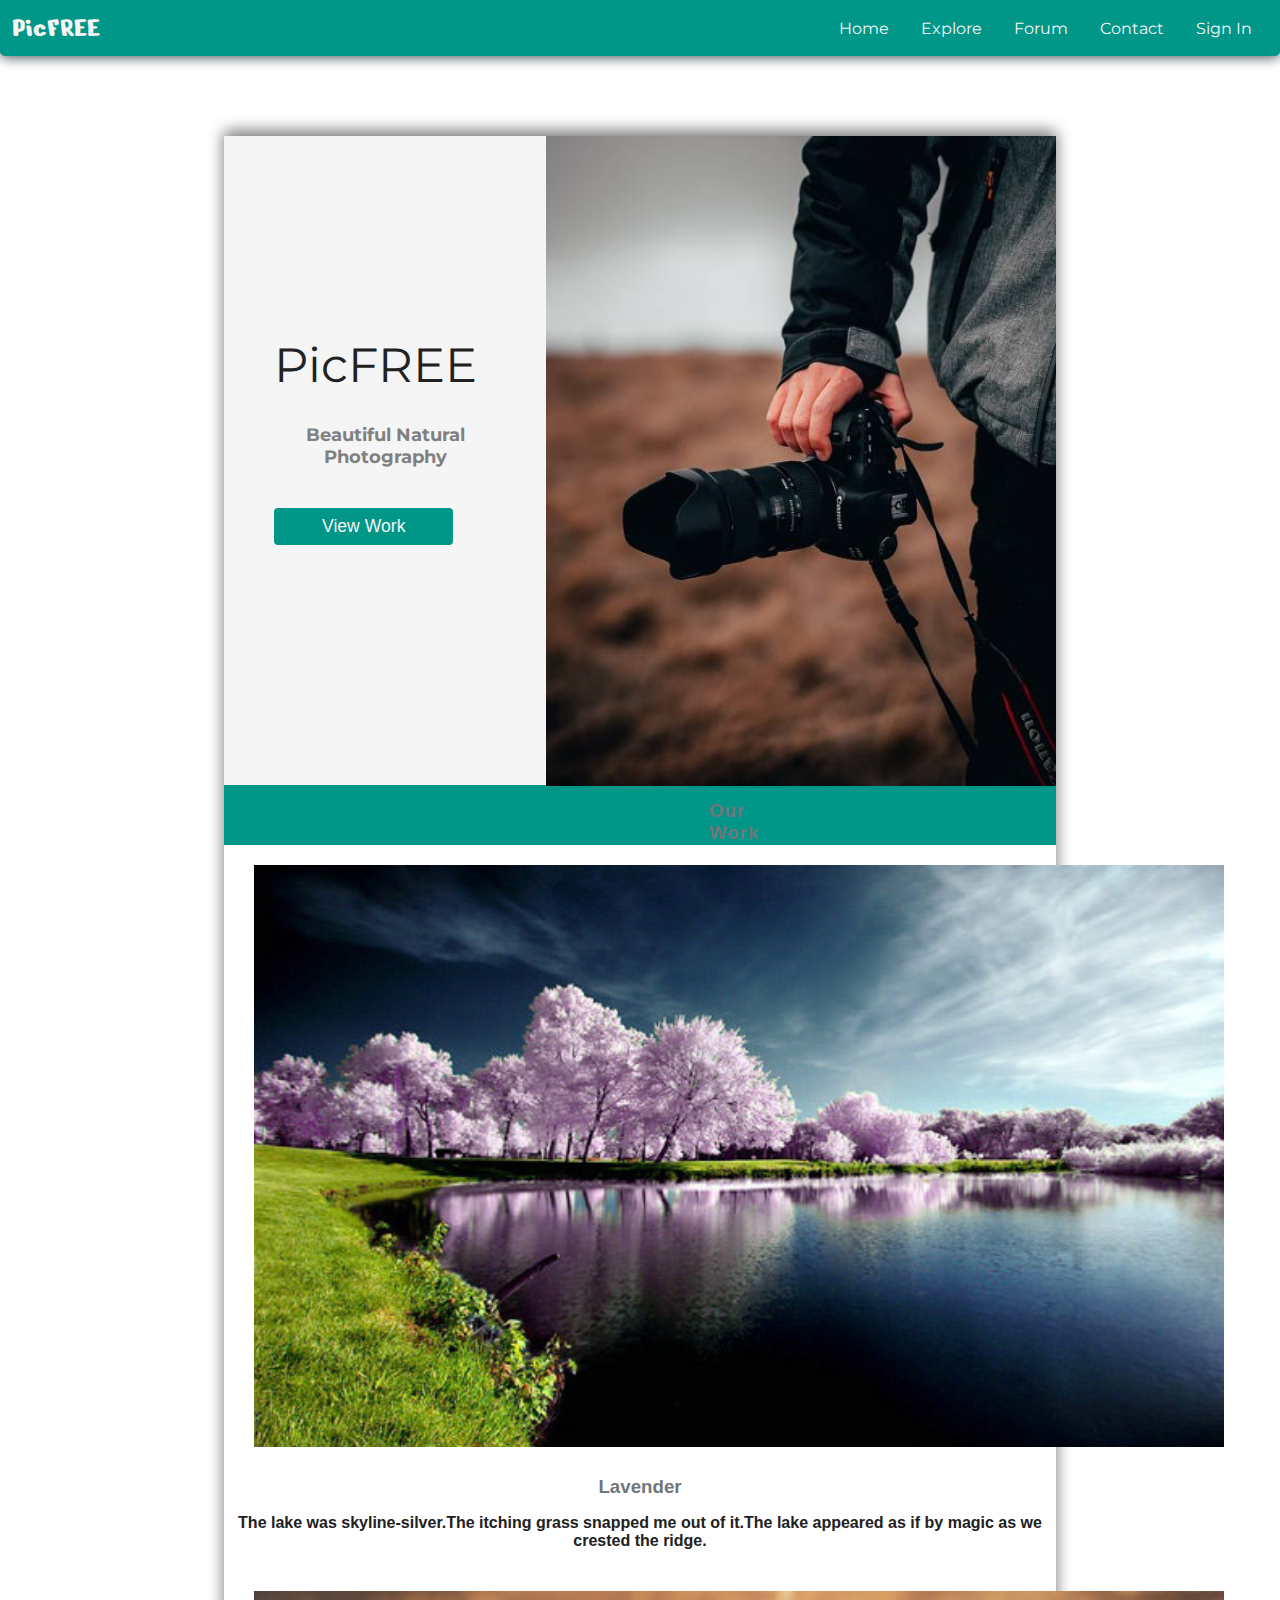
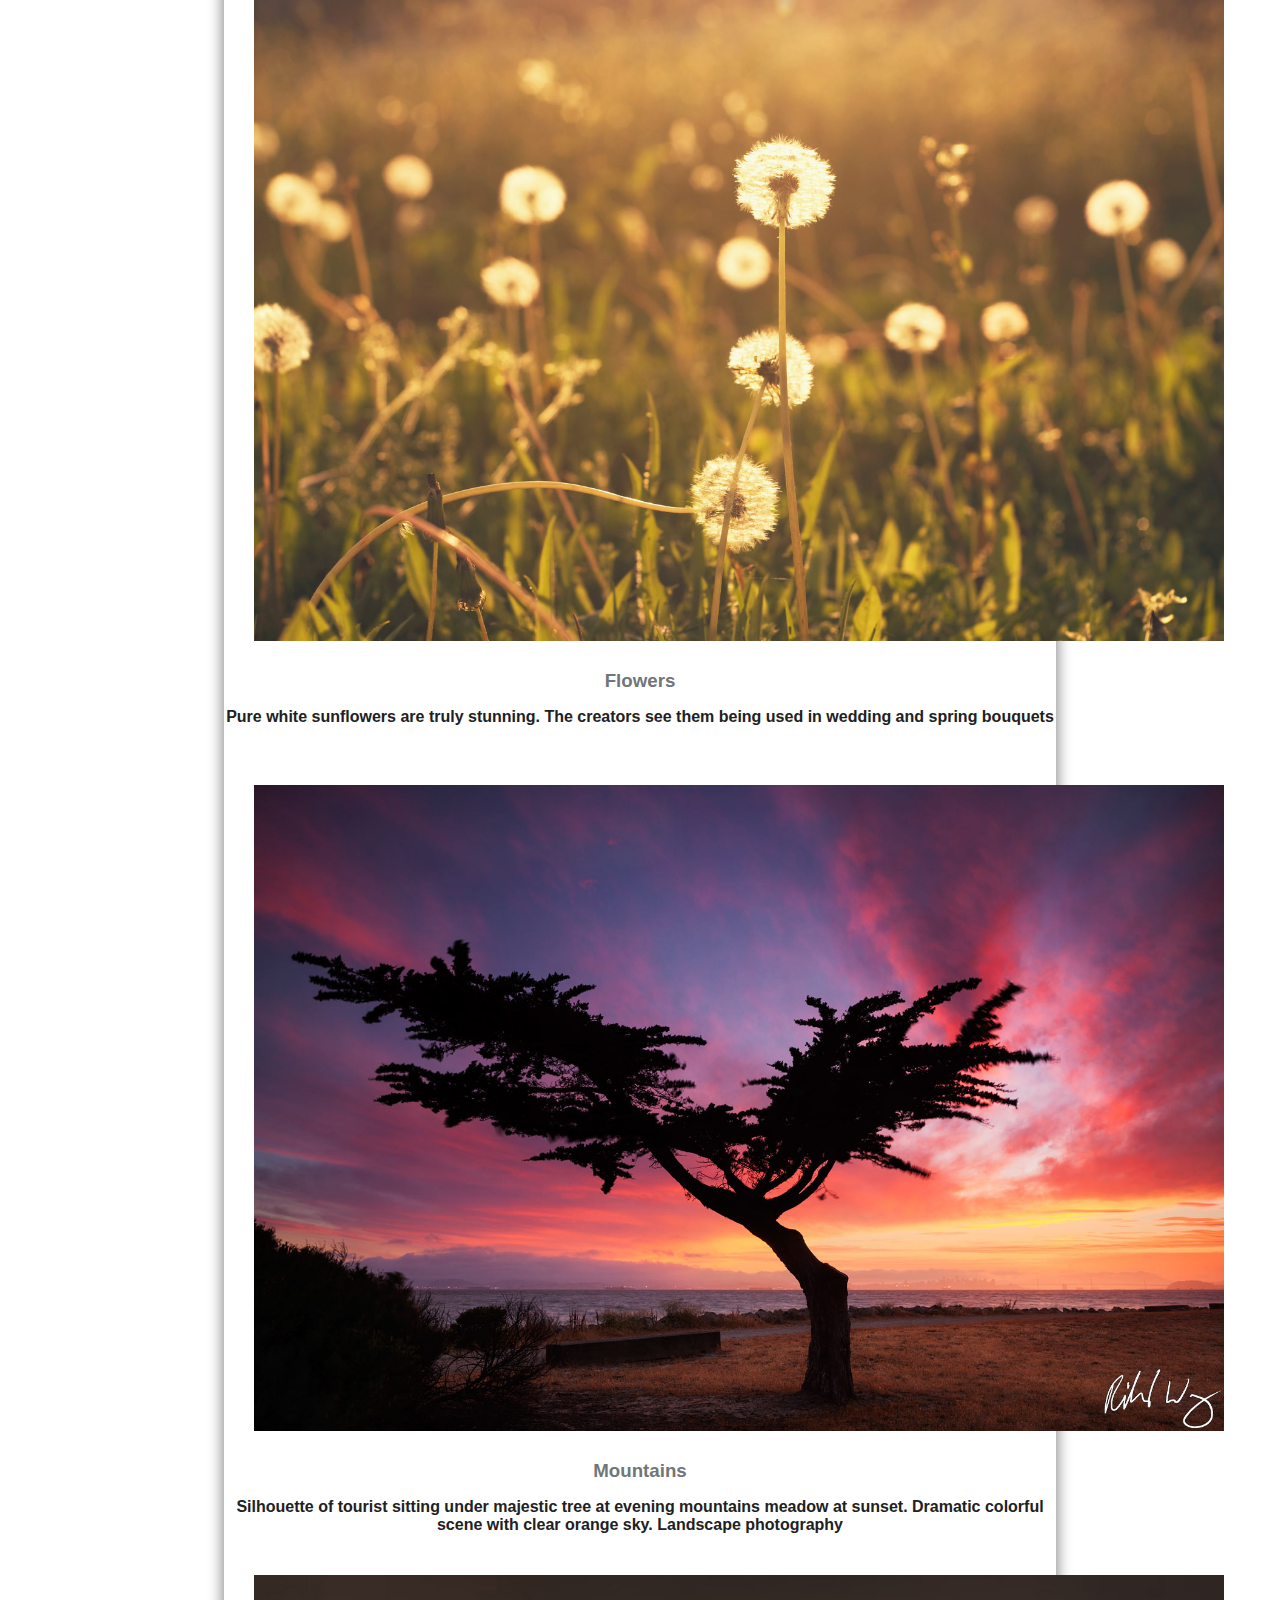
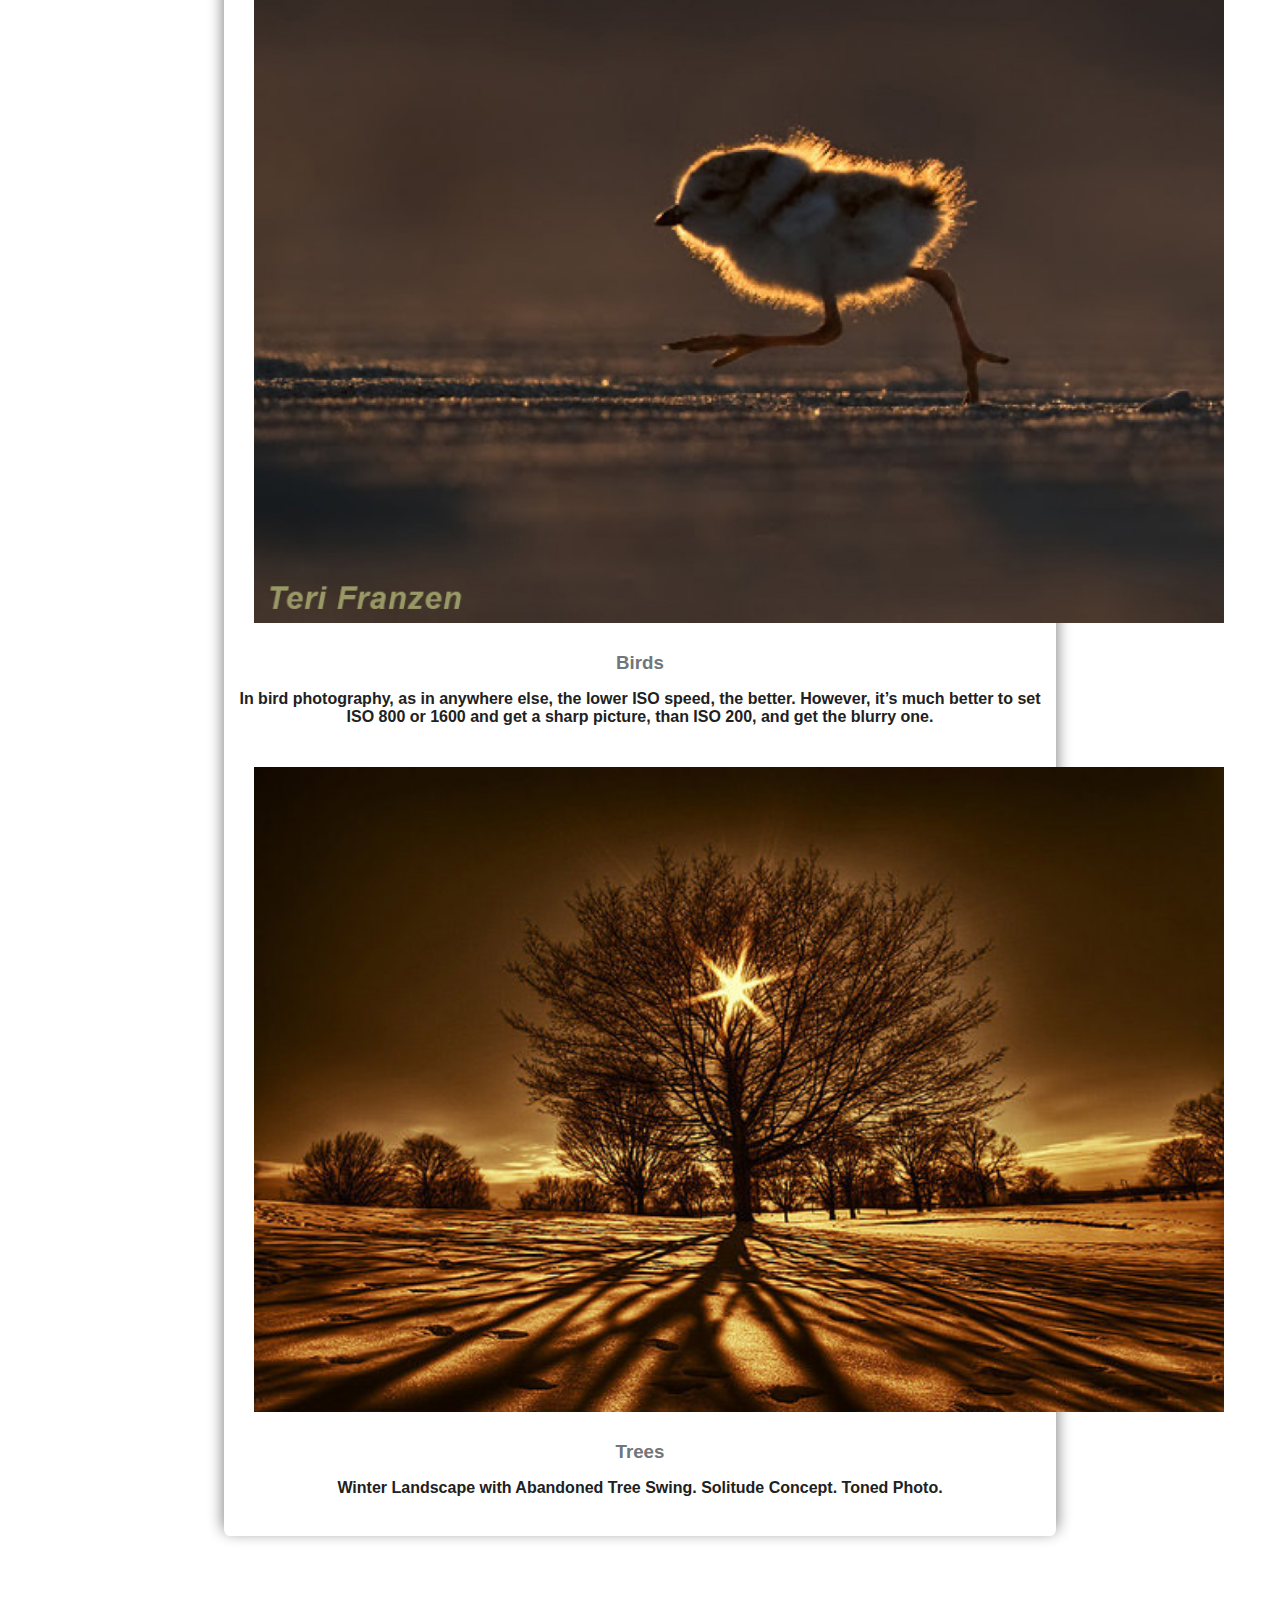
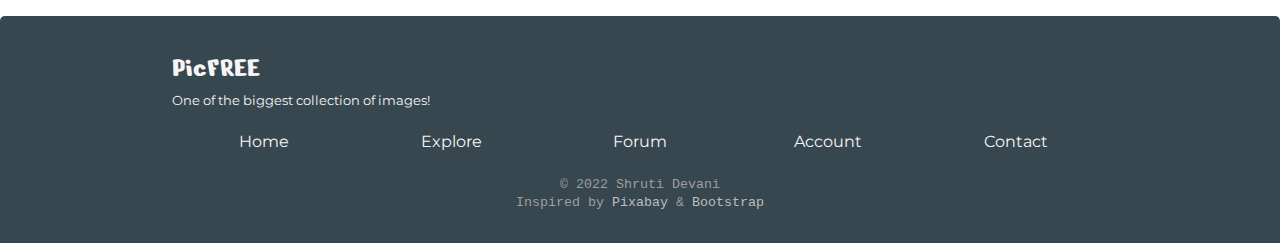
<file: index.html>
<!--
CREATED BY: Shruti Devani
VERSION: 0.1
-->
<!DOCTYPE html>
<html lang="en">
<head>
  <meta charset="UTF-8">
  <title>Home - PicFree</title>
  <link rel="preconnect" href="https://fonts.googleapis.com">
  <link rel="preconnect" href="https://fonts.gstatic.com" crossorigin>
  <link href="https://fonts.googleapis.com/css2?family=Montserrat:wght@200;300;400;500;600;700;800;900&display=swap"
        rel="stylesheet">
  <link rel="stylesheet" href="./css/main.css">
</head>
<body>
<!--Navigation Bar-->
<nav class="navBar bg-primary shadow">
  <div class="container-fluid">
    <a href="index.html" class="brand-name">
      <span class="text-capitalize">pic</span><span class="text-uppercase">free</span></a>
    <div class="nav-links-list-container">
      <ul class="nav-links-list m-0 p-0">
        <li class="nav-list-item">
          <a href="index.html" class="nav-link">Home</a>
        </li>
        <li class="nav-list-item">
          <a href="explore.html" class="nav-link">Explore</a>
        </li>
        <li class="nav-list-item">
          <a href="forum.html" class="nav-link">Forum</a>
        </li>
        <li class="nav-list-item">
          <a href="contact.html" class="nav-link">Contact</a>
        </li>
        <li class="nav-list-item">
          <a href="account.html" class="nav-link">Sign In</a>
        </li>
      </ul>
    </div>
  </div>
</nav>
<!--Main Content-->
<main>
  <div class="py-6">
    <div class="wrapper">
      <!-- first photo code -->
      <div class="landing">
        <div class="landing-text">
          <p class="fs-5 m-0 p-0">
            <span class="text-capitalize">pic</span><span class="text-uppercase">free</span>
          </p>
          <h2>Beautiful Natural Photography</h2>
          <button class="btn btn-primary">View Work</button>
        </div>
        <div class="img1">
          <img src="images/camera.jpg" alt="">
        </div>
      </div>
      <!-- end here -->

      <!-- our work  -->
      <div id="header1">
        <h3>Our Work</h3>
      </div>

      <!-- photo1 -->
      <div class="photo">
        <img src="images/lake.jpg" alt="">
      </div>
      <!-- photo1 des -->
      <div class="text1">
        <h3>Lavender</h3>
        <p>The lake was skyline-silver.The itching grass snapped me out of it.The lake appeared as if by magic as we
          crested the ridge.</p>
      </div>


      <!-- photo2 -->
      <div class="photo">
        <img src="images/flower.jpg" alt="">
      </div>
      <!-- photo2 des -->
      <div class="text1">
        <h3>Flowers</h3>
        <p>Pure white sunflowers are truly stunning. The creators see them being used in wedding and spring bouquets</p>
      </div>

      <!-- photo3 -->
      <div class="photo">
        <img src="images/tree.jpg" alt="">
      </div>
      <!-- photo3 des -->
      <div class="text1">
        <h3>Mountains</h3>
        <p>Silhouette of tourist sitting under majestic tree at evening mountains meadow at sunset. Dramatic colorful
          scene with clear orange sky. Landscape photography</p>
      </div>

      <!-- photo4 -->
      <div class="photo">
        <img src="images/bird.jpg" alt="">
      </div>
      <!-- photo4 des -->
      <div class="text1">
        <h3>Birds</h3>
        <p>In bird photography, as in anywhere else, the lower ISO speed, the better. However, it’s much better to set
          ISO
          800 or 1600 and get a sharp picture, than ISO 200, and get the blurry one.

        </p>
      </div>

      <!-- photo5 -->
      <div class="photo">
        <img src="images/sunset_tree.jpg" alt="">
      </div>
      <!-- photo5 des -->
      <div class="text1">
        <h3>Trees</h3>
        <p>Winter Landscape with Abandoned Tree Swing. Solitude Concept. Toned Photo.</p>
      </div>

    </div>
  </div>
</main>
<!--Footer Content-->
<footer class="page-footer bg-dark">
  <div class="container">
    <div class="row gap-1 mb-5">
      <a href="index.html" class="brand-name col">
        <span class="text-capitalize">pic</span><span class="text-uppercase">free</span></a>
      <small class="col">One of the biggest collection of images!</small>
    </div>
    <div class="text-center mb-5">
      <ul class="footer-links-list m-0 p-0">
        <li><a href="index.html" class="link-light">Home</a></li>
        <li><a href="explore.html" class="link-light">Explore</a></li>
        <li><a href="forum.html" class="link-light">Forum</a></li>
        <li><a href="account.html" class="link-light">Account</a></li>
        <li><a href="contact.html" class="link-light">Contact</a></li>
      </ul>
    </div>
    <div class="text-center text-faded">
      <small>&copy; 2022 Shruti Devani</small>
    </div>
    <div class="text-center text-faded">
      <small>Inspired by
        <a href="https://pixabay.com/" target="_blank" class="link-credits" referrerpolicy="no-referrer">Pixabay</a> &
        <a href="https://getbootstrap.com/" target="_blank" class="link-credits"
           referrerpolicy="no-referrer">Bootstrap</a>
      </small>
    </div>
  </div>
</footer>
</body>
</html>
</file>
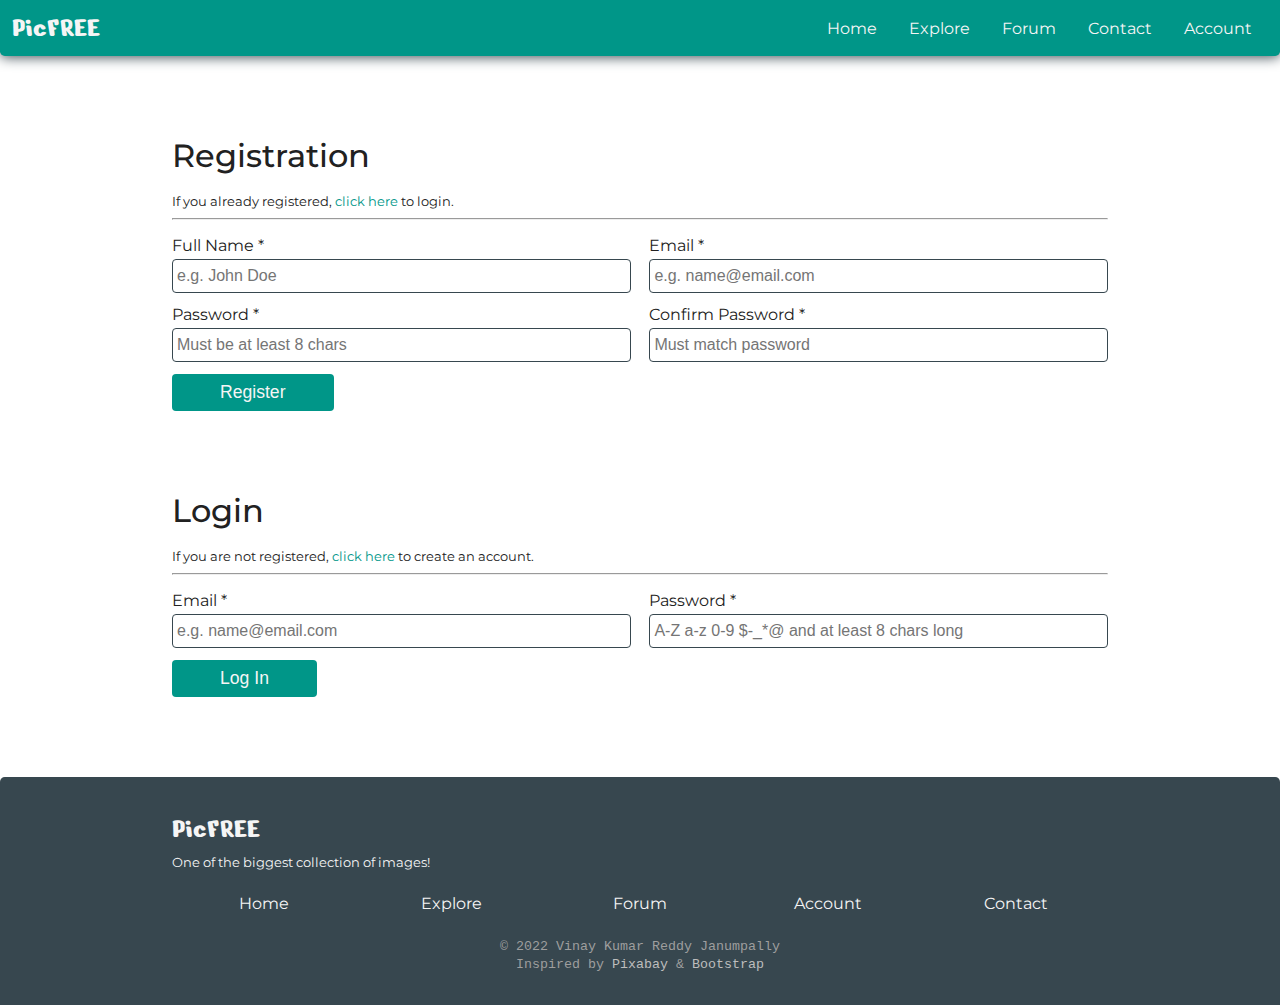
<file: account.html>
<!--
CREATED BY: Vinay Kumar Reddy Janumpally
VERSION: 0.2
-->
<!DOCTYPE html>
<html lang="en">
<head>
  <meta charset="UTF-8">
  <title>Account - PicFree</title>
  <link rel="preconnect" href="https://fonts.googleapis.com">
  <link rel="preconnect" href="https://fonts.gstatic.com" crossorigin>
  <link href="https://fonts.googleapis.com/css2?family=Montserrat:wght@200;300;400;500;600;700;800;900&display=swap"
        rel="stylesheet">
  <link rel="stylesheet" href="./css/main.css">
</head>
<body>
<!--Navigation Bar-->
<nav class="navBar bg-primary shadow">
  <div class="container-fluid">
    <a href="index.html" class="brand-name">
      <span class="text-capitalize">pic</span><span class="text-uppercase">free</span></a>
    <div class="nav-links-list-container">
      <ul class="nav-links-list m-0 p-0">
        <li class="nav-list-item">
          <a href="index.html" class="nav-link">Home</a>
        </li>
        <li class="nav-list-item">
          <a href="explore.html" class="nav-link">Explore</a>
        </li>
        <li class="nav-list-item">
          <a href="forum.html" class="nav-link">Forum</a>
        </li>
        <li class="nav-list-item">
          <a href="contact.html" class="nav-link">Contact</a>
        </li>
        <li class="nav-list-item">
          <a href="account.html" class="nav-link">Account</a>
        </li>
      </ul>
    </div>
  </div>
</nav>
<!--Main Content-->
<main>
  <div class="container my-6" id="registartion">
    <h1 class="pageTittleHeading mb-4">Registration</h1>
    <small>If you already registered, <a href="#login" class="link-primary">click here</a> to login.</small>
    <hr class="mb-4">
    <!--Add Content Here-->
    <div class="mb-6 contactFormContainer">
      <form action="contact.html" method="post" class="row">
        <div class="mb-3 col col-lg">
          <label for="clientName" class="form-label">Full Name *</label>
          <input type="text" name="clientName" id="clientName" class="form-control" pattern="[A-Za-z0-9]+"
                 placeholder="e.g. John Doe" required>
        </div>
        <div class="mb-3 col col-lg">
          <label for="clientEmail" class="form-label">Email *</label>
          <input type="email" name="clientEmail" id="clientEmail" class="form-control" placeholder="e.g. name@email.com"
                 required>
        </div>
        <div class="mb-3 col col-lg">
          <label for="clientPassword" class="form-label">Password *</label>
          <input type="password" name="clientSubject" id="clientPassword" class="form-control"
                 placeholder="Must be at least 8 chars" required>
        </div>
        <div class="mb-3 col col-lg">
          <label for="clientRepeatPass" class="form-label">Confirm Password *</label>
          <input type="text" name="clientRepeatPass" id="clientRepeatPass" class="form-control"
                 placeholder="Must match password" required>
        </div>
        <div class="w-100">
          <button type="submit" class="btn btn-primary">Register</button>
        </div>
      </form>
    </div>
  </div>
  <div class="container my-6" id="login">
    <h1 class="pageTittleHeading mb-4">Login</h1>
    <small>If you are not registered, <a href="#registartion" class="link-primary">click here</a> to create an account.</small>
    <hr class="mb-4">
    <div class="mb-6 contactFormContainer">
      <form action="index.html" method="post" class="row">
        <div class="mb-3 col col-lg">
          <label for="emailAddr" class="form-label">Email *</label>
          <input type="email" name="emailAddr" id="emailAddr" class="form-control" placeholder="e.g. name@email.com"
                 required>
        </div>
        <div class="mb-3 col col-lg">
          <label for="passWord" class="form-label">Password *</label>
          <input type="password" name="passWord" id="passWord" class="form-control"
                 pattern="[A-Za-z0-9\$\-\_\*\@]{8,}" placeholder="A-Z a-z 0-9 $-_*@ and at least 8 chars long" required>
        </div>
        <div class="w-100">
          <button type="submit" class="btn btn-primary">Log In</button>
        </div>
      </form>
    </div>
  </div>
</main>
<!--Footer Content-->
<footer class="page-footer bg-dark">
  <div class="container">
    <div class="row gap-1 mb-5">
      <a href="index.html" class="brand-name col">
        <span class="text-capitalize">pic</span><span class="text-uppercase">free</span></a>
      <small class="col">One of the biggest collection of images!</small>
    </div>
    <div class="text-center mb-5">
      <ul class="footer-links-list m-0 p-0">
        <li><a href="index.html" class="link-light">Home</a></li>
        <li><a href="explore.html" class="link-light">Explore</a></li>
        <li><a href="forum.html" class="link-light">Forum</a></li>
        <li><a href="account.html" class="link-light">Account</a></li>
        <li><a href="contact.html" class="link-light">Contact</a></li>
      </ul>
    </div>
    <div class="text-center text-faded">
      <small>&copy; 2022 Vinay Kumar Reddy Janumpally</small>
    </div>
    <div class="text-center text-faded">
      <small>Inspired by
        <a href="https://pixabay.com/" target="_blank" class="link-credits" referrerpolicy="no-referrer">Pixabay</a> &
        <a href="https://getbootstrap.com/" target="_blank" class="link-credits"
           referrerpolicy="no-referrer">Bootstrap</a>
      </small>
    </div>
  </div>
</footer>
</body>
</html>
</file>
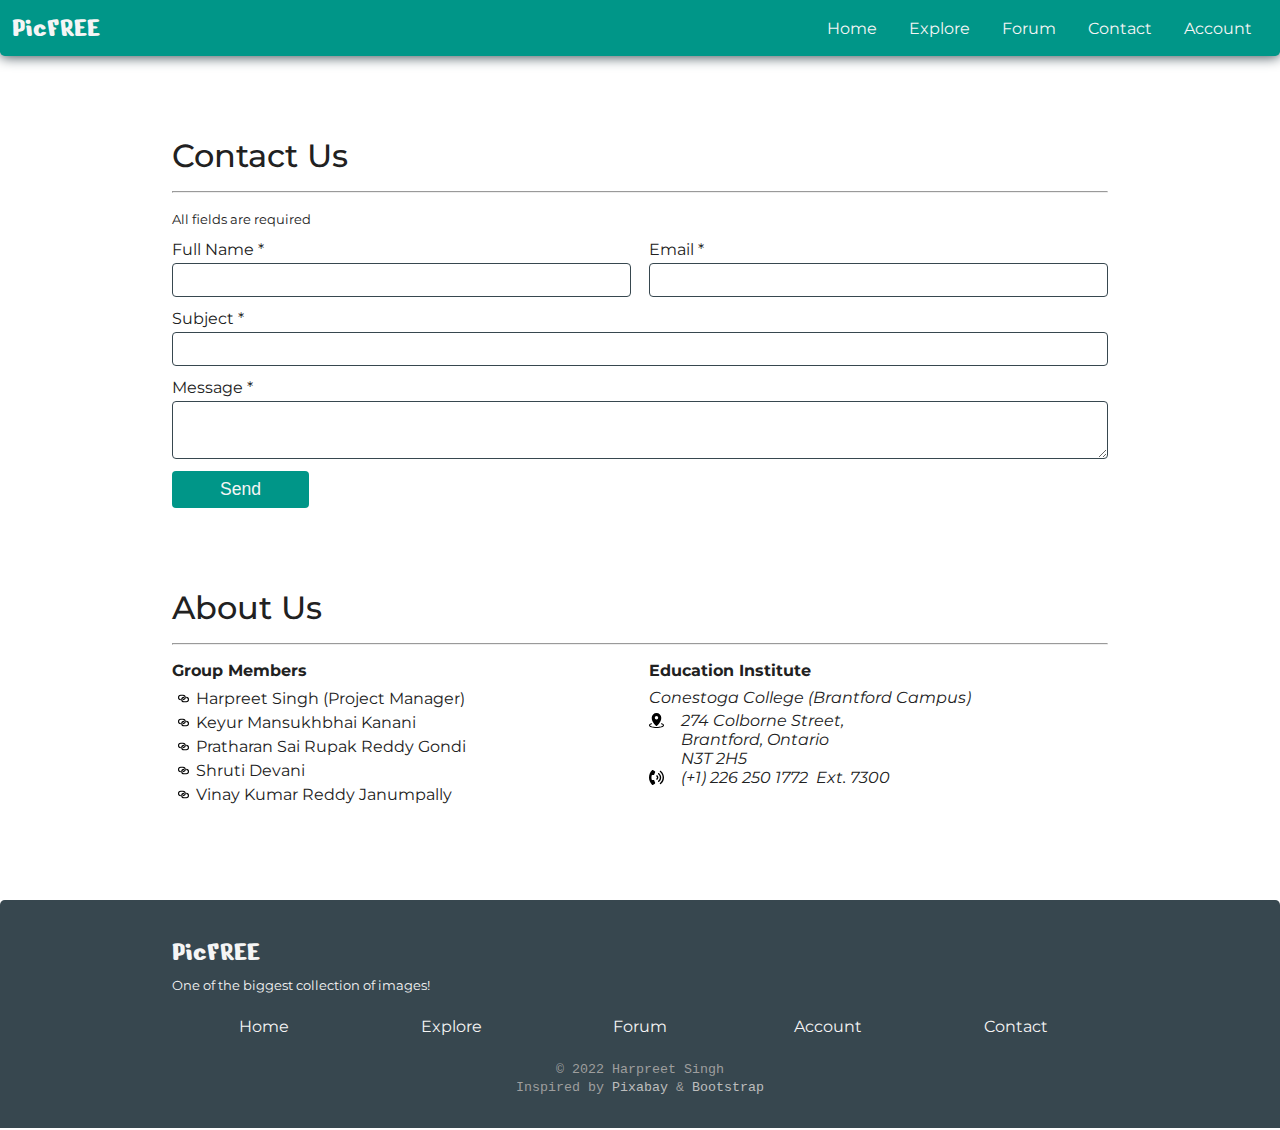
<file: contact.html>
<!--
CREATED BY: Harpreet Singh
VERSION: 0.1
-->
<!DOCTYPE html>
<html lang="en">
<head>
  <meta charset="UTF-8">
  <title>Contact - PicFree</title>
  <link rel="preconnect" href="https://fonts.googleapis.com">
  <link rel="preconnect" href="https://fonts.gstatic.com" crossorigin>
  <link href="https://fonts.googleapis.com/css2?family=Montserrat:wght@200;300;400;500;600;700;800;900&display=swap"
        rel="stylesheet">
  <link rel="stylesheet" href="./css/main.css">
</head>
<body>
<!--Navigation Bar-->
<nav class="navBar bg-primary shadow">
  <div class="container-fluid">
    <a href="index.html" class="brand-name">
      <span class="text-capitalize">pic</span><span class="text-uppercase">free</span></a>
    <div class="nav-links-list-container">
      <ul class="nav-links-list m-0 p-0">
        <li class="nav-list-item">
          <a href="index.html" class="nav-link">Home</a>
        </li>
        <li class="nav-list-item">
          <a href="explore.html" class="nav-link">Explore</a>
        </li>
        <li class="nav-list-item">
          <a href="forum.html" class="nav-link">Forum</a>
        </li>
        <li class="nav-list-item">
          <a href="contact.html" class="nav-link">Contact</a>
        </li>
        <li class="nav-list-item">
          <a href="account.html" class="nav-link">Account</a>
        </li>
      </ul>
    </div>
  </div>
</nav>
<!--Main Content-->
<main>
  <div class="container my-6">
    <h1 class="pageTittleHeading mb-4">Contact Us</h1>
    <hr class="mb-4">
    <div class="mb-6 contactFormContainer">
      <div class="mb-3 col"><small>All fields are required</small></div>
      <form action="contact.html" method="post" class="row">
        <div class="mb-3 col col-lg">
          <label for="clientName" class="form-label">Full Name *</label>
          <input type="text" name="clientName" id="clientName" class="form-control" pattern="[A-Za-z0-9]+" required>
        </div>
        <div class="mb-3 col col-lg">
          <label for="clientEmail" class="form-label">Email *</label>
          <input type="email" name="clientEmail" id="clientEmail" class="form-control" required>
        </div>
        <div class="mb-3 col">
          <label for="clientSubject" class="form-label">Subject *</label>
          <input type="text" name="clientSubject" id="clientSubject" class="form-control" required>
        </div>
        <div class="mb-3 col">
          <label for="clientMessage" class="form-label">Message *</label>
          <textarea name="clientMessage" id="clientMessage" class="form-control textarea-form-control"
                    required></textarea>
        </div>
        <div class="w-100">
          <button type="submit" class="btn btn-primary">Send</button>
        </div>
      </form>
    </div>
    <h1 class="pageTittleHeading mb-4">About Us</h1>
    <hr class="mb-4">
    <div class="row">
      <div class="col col-lg">
        <h4 class="mb-1">Group Members</h4>
        <ul class="text-decoration-none list-style-link fs-2 lh-1 px-5 mt-0 mb-4">
          <li><a href="https://github.com/devhs89/" class="link-dark fs-1">Harpreet Singh (Project Manager)</a></li>
          <li><a href="https://github.com/Keyur24121999/" class="link-dark fs-1">Keyur Mansukhbhai Kanani</a></li>
          <li><a href="https://github.com/rupakreddy11/" class="link-dark fs-1">Pratharan Sai Rupak Reddy Gondi</a></li>
          <li><a href="https://github.com/Shrutidevani/" class="link-dark fs-1">Shruti Devani</a></li>
          <li><a href="https://github.com/vinayreddyj/" class="link-dark fs-1">Vinay Kumar Reddy Janumpally</a></li>
        </ul>
      </div>
      <div class="col col-lg">
        <h4 class="mb-2">Education Institute</h4>
        <address>
          <div class="mb-1"><span>Conestoga College (Brantford Campus)</span></div>
          <div class="icon-text-cols">
            <div class="svg-icon location-icon"></div>
            <div>
              <span>274 Colborne Street,<br>Brantford, Ontario<br>N3T 2H5<br></span>
            </div>
            <div class="svg-icon telephone-icon"></div>
            <div><a href="tel:+12262501772" class="link-dark">
              <span class="pr-2">(+1) 226 250 1772</span><span>Ext. 7300</span></a>
            </div>
          </div>
        </address>
      </div>
    </div>
  </div>
</main>
<!--Footer Content-->
<footer class="page-footer bg-dark">
  <div class="container">
    <div class="row gap-1 mb-5">
      <a href="index.html" class="brand-name col">
        <span class="text-capitalize">pic</span><span class="text-uppercase">free</span></a>
      <small class="col">One of the biggest collection of images!</small>
    </div>
    <div class="text-center mb-5">
      <ul class="footer-links-list m-0 p-0">
        <li><a href="index.html" class="link-light">Home</a></li>
        <li><a href="explore.html" class="link-light">Explore</a></li>
        <li><a href="forum.html" class="link-light">Forum</a></li>
        <li><a href="account.html" class="link-light">Account</a></li>
        <li><a href="contact.html" class="link-light">Contact</a></li>
      </ul>
    </div>
    <div class="text-center text-faded">
      <small>&copy; 2022 Harpreet Singh</small>
    </div>
    <div class="text-center text-faded">
      <small>Inspired by
        <a href="https://pixabay.com/" target="_blank" class="link-credits" referrerpolicy="no-referrer">Pixabay</a> &
        <a href="https://getbootstrap.com/" target="_blank" class="link-credits"
           referrerpolicy="no-referrer">Bootstrap</a>
      </small>
    </div>
  </div>
</footer>
</body>
</html>
</file>
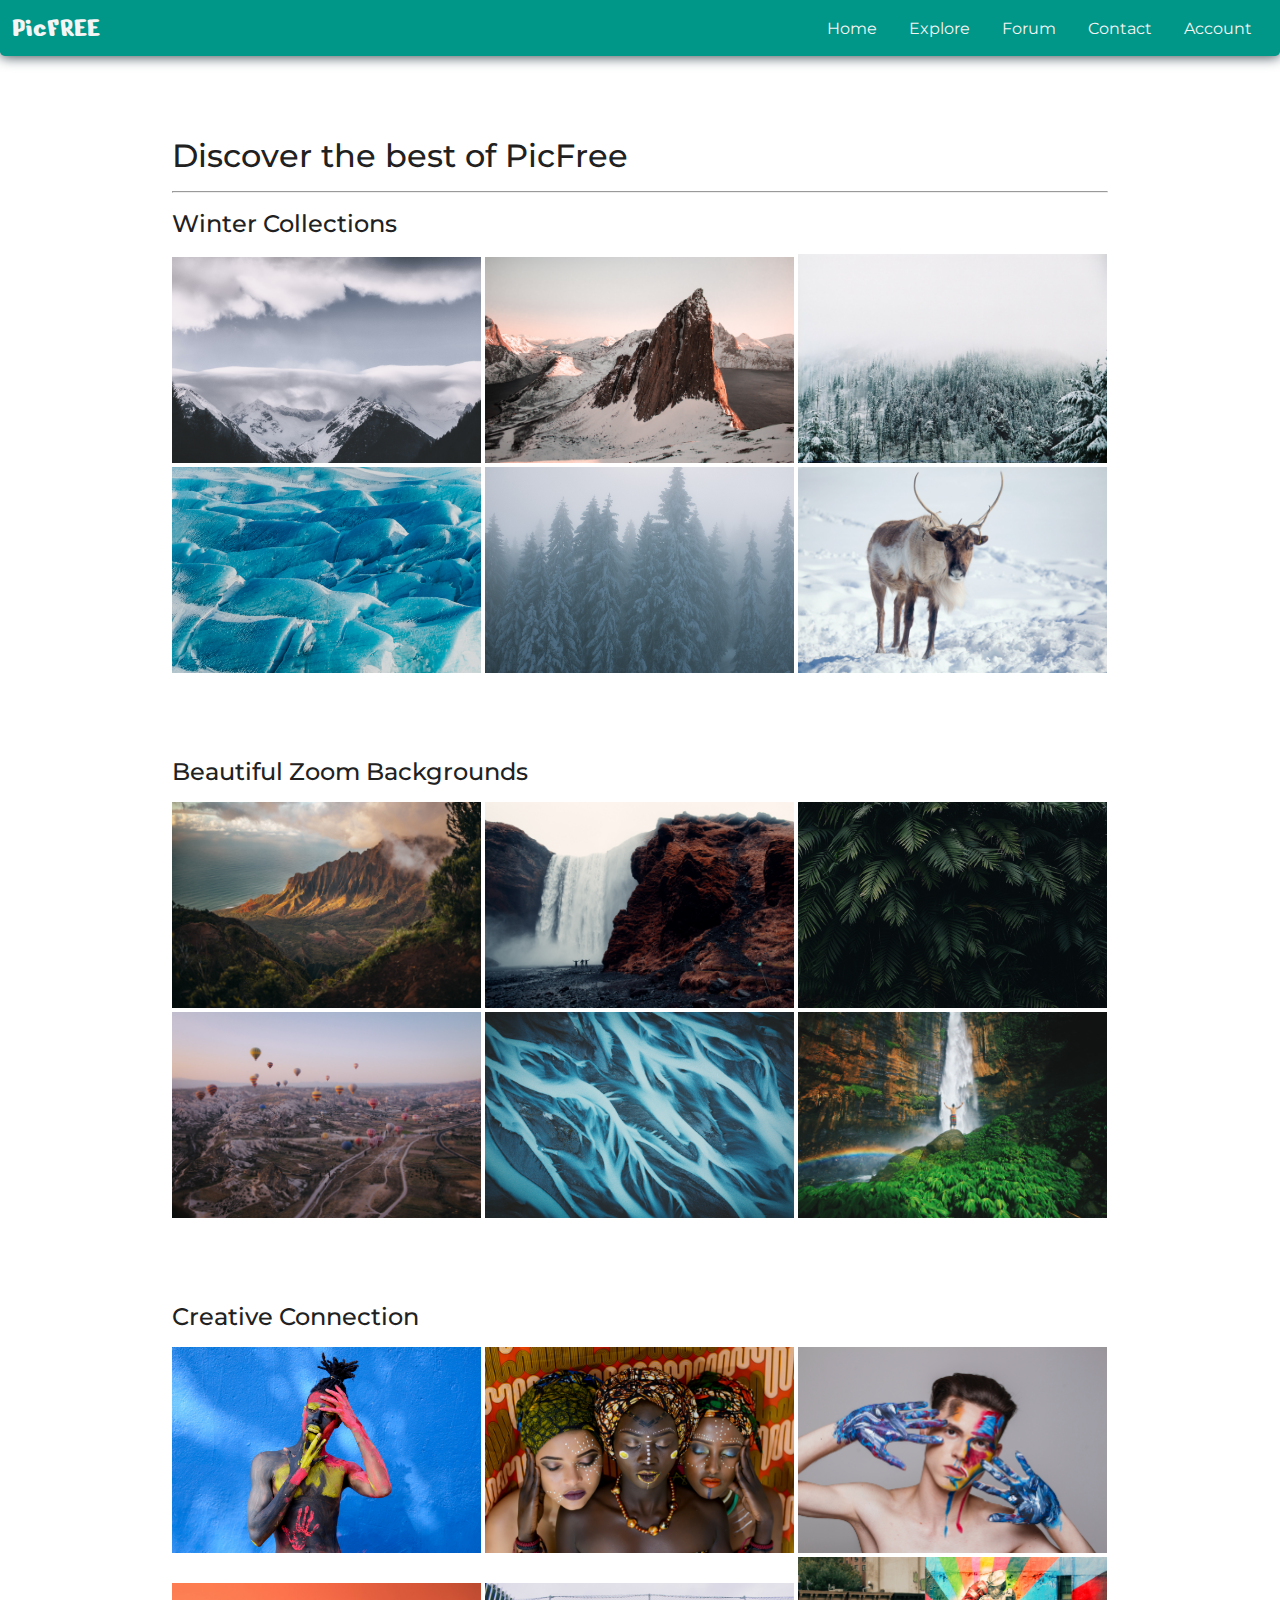
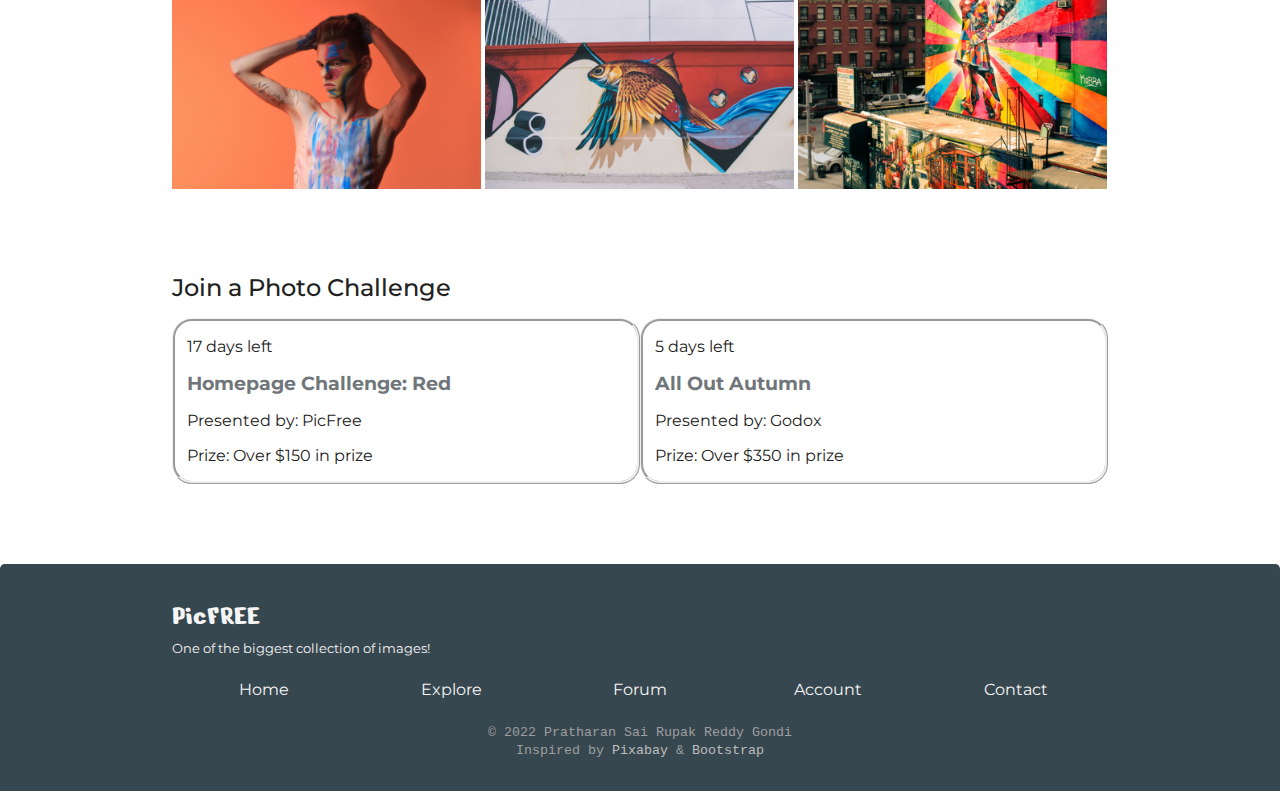
<file: explore.html>
<!--
CREATED BY: Pratharan Sai Rupak Reddy Gondi
VERSION: 0.1
-->
<!DOCTYPE html>
<html lang="en">
<head>
  <meta charset="UTF-8">
  <title>Explore - PicFree</title>
  <link rel="preconnect" href="https://fonts.googleapis.com">
  <link rel="preconnect" href="https://fonts.gstatic.com" crossorigin>
  <link href="https://fonts.googleapis.com/css2?family=Montserrat:wght@200;300;400;500;600;700;800;900&display=swap"
        rel="stylesheet">
  <link rel="stylesheet" href="./css/main.css">
</head>
<body>
<!--Navigation Bar-->
<nav class="navBar bg-primary shadow">
  <div class="container-fluid">
    <a href="index.html" class="brand-name">
      <span class="text-capitalize">pic</span><span class="text-uppercase">free</span></a>
    <div class="nav-links-list-container">
      <ul class="nav-links-list m-0 p-0">
        <li class="nav-list-item">
          <a href="index.html" class="nav-link">Home</a>
        </li>
        <li class="nav-list-item">
          <a href="explore.html" class="nav-link">Explore</a>
        </li>
        <li class="nav-list-item">
          <a href="forum.html" class="nav-link">Forum</a>
        </li>
        <li class="nav-list-item">
          <a href="contact.html" class="nav-link">Contact</a>
        </li>
        <li class="nav-list-item">
          <a href="account.html" class="nav-link">Account</a>
        </li>
      </ul>
    </div>
  </div>
</nav>
<!--Main Content-->
<main>
  <div class="container my-6">
    <h1 class="pageTittleHeading mb-4">Discover the best of PicFree</h1>
    <hr class="mb-4">
    <!--Add Content Here-->
    <div class="mb-6">
      <h2 class="pageTittleHeading mb-4">Winter Collections</h2>

      <div class="row">
        <div class="col">
          <img src="images/winter1.jpg" alt="clouds and mountains">
          <img src="images/winter2.jpg" alt="a mountain peak">
          <img src="images/winter3.jpg" alt="snowfall on trees">
        </div>

        <div class="col">
          <img src="images/winter4.jpg" alt="iced water body">
          <img src="images/winter5.jpg" alt="snowy and foggy trees">
          <img src="images/winter6.jpg" alt="a deer standing in snow">
        </div>

      </div>
    </div>

    <div class="mb-6">
      <h2 class="pageTittleHeading mb-4">Beautiful Zoom Backgrounds</h2>

      <div class="row">
        <div class="col">
          <img src="images/beautiful_zoom1.jpg" alt="beautiful background with mountains and clouds">
          <img src="images/beautiful_zoom2.jpg" alt="beautiful waterfall">
          <img src="images/beautiful_zoom3.jpg" alt="background with leaves of trees">
        </div>

        <div class="col">
          <img src="images/beautiful_zoom4.jpg" alt="beautiful background with parachute balloons">
          <img src="images/beautiful_zoom5.jpg" alt="beautiful background with pattern">
          <img src="images/beautiful_zoom6.jpg" alt="beautiful background with a person in-front of waterfall">
        </div>

      </div>
    </div>

    <div class="mb-6">
      <h2 class="pageTittleHeading mb-4">Creative Connection</h2>

      <div class="row">
        <div class="col">
          <img src="images/creative1.jpg" alt="a man with paint on body">
          <img src="images/creative2.jpg" alt="three women faces with paint">
          <img src="images/creative3.jpg" alt="a boy with paint on face and hands">
        </div>

        <div class="col">
          <img src="images/creative4.jpg" alt="a man posing with hands on head">
          <img src="images/creative5.jpg" alt="beautiful art on wall">
          <img src="images/creative6.jpg" alt="creative graffiti">
        </div>

      </div>
    </div>

    <div>
      <h2 class="pageTittleHeading mb-4">Join a Photo Challenge</h2>
      <div class="row">
        <div class="col-2 px-3">
          <p>17 days left</p>
          <h3>Homepage Challenge: Red</h3>
          <p>Presented by: PicFree</p>
          <p>Prize: Over $150 in prize</p>
        </div>
        <div class="col-2 px-3 ">
          <p>5 days left</p>
          <h3>All Out Autumn</h3>
          <p>Presented by: Godox</p>
          <p>Prize: Over $350 in prize</p>
        </div>
      </div>
    </div>
  </div>
</main>
<!--Footer Content-->
<footer class="page-footer bg-dark">
  <div class="container">
    <div class="row gap-1 mb-5">
      <a href="index.html" class="brand-name col">
        <span class="text-capitalize">pic</span><span class="text-uppercase">free</span></a>
      <small class="col">One of the biggest collection of images!</small>
    </div>
    <div class="text-center mb-5">
      <ul class="footer-links-list m-0 p-0">
        <li><a href="index.html" class="link-light">Home</a></li>
        <li><a href="explore.html" class="link-light">Explore</a></li>
        <li><a href="forum.html" class="link-light">Forum</a></li>
        <li><a href="account.html" class="link-light">Account</a></li>
        <li><a href="contact.html" class="link-light">Contact</a></li>
      </ul>
    </div>
    <div class="text-center text-faded">
      <small>&copy; 2022 Pratharan Sai Rupak Reddy Gondi</small>
    </div>
    <div class="text-center text-faded">
      <small>Inspired by
        <a href="https://pixabay.com/" target="_blank" class="link-credits" referrerpolicy="no-referrer">Pixabay</a> &
        <a href="https://getbootstrap.com/" target="_blank" class="link-credits"
           referrerpolicy="no-referrer">Bootstrap</a>
      </small>
    </div>
  </div>
</footer>
</body>
</html>
</file>
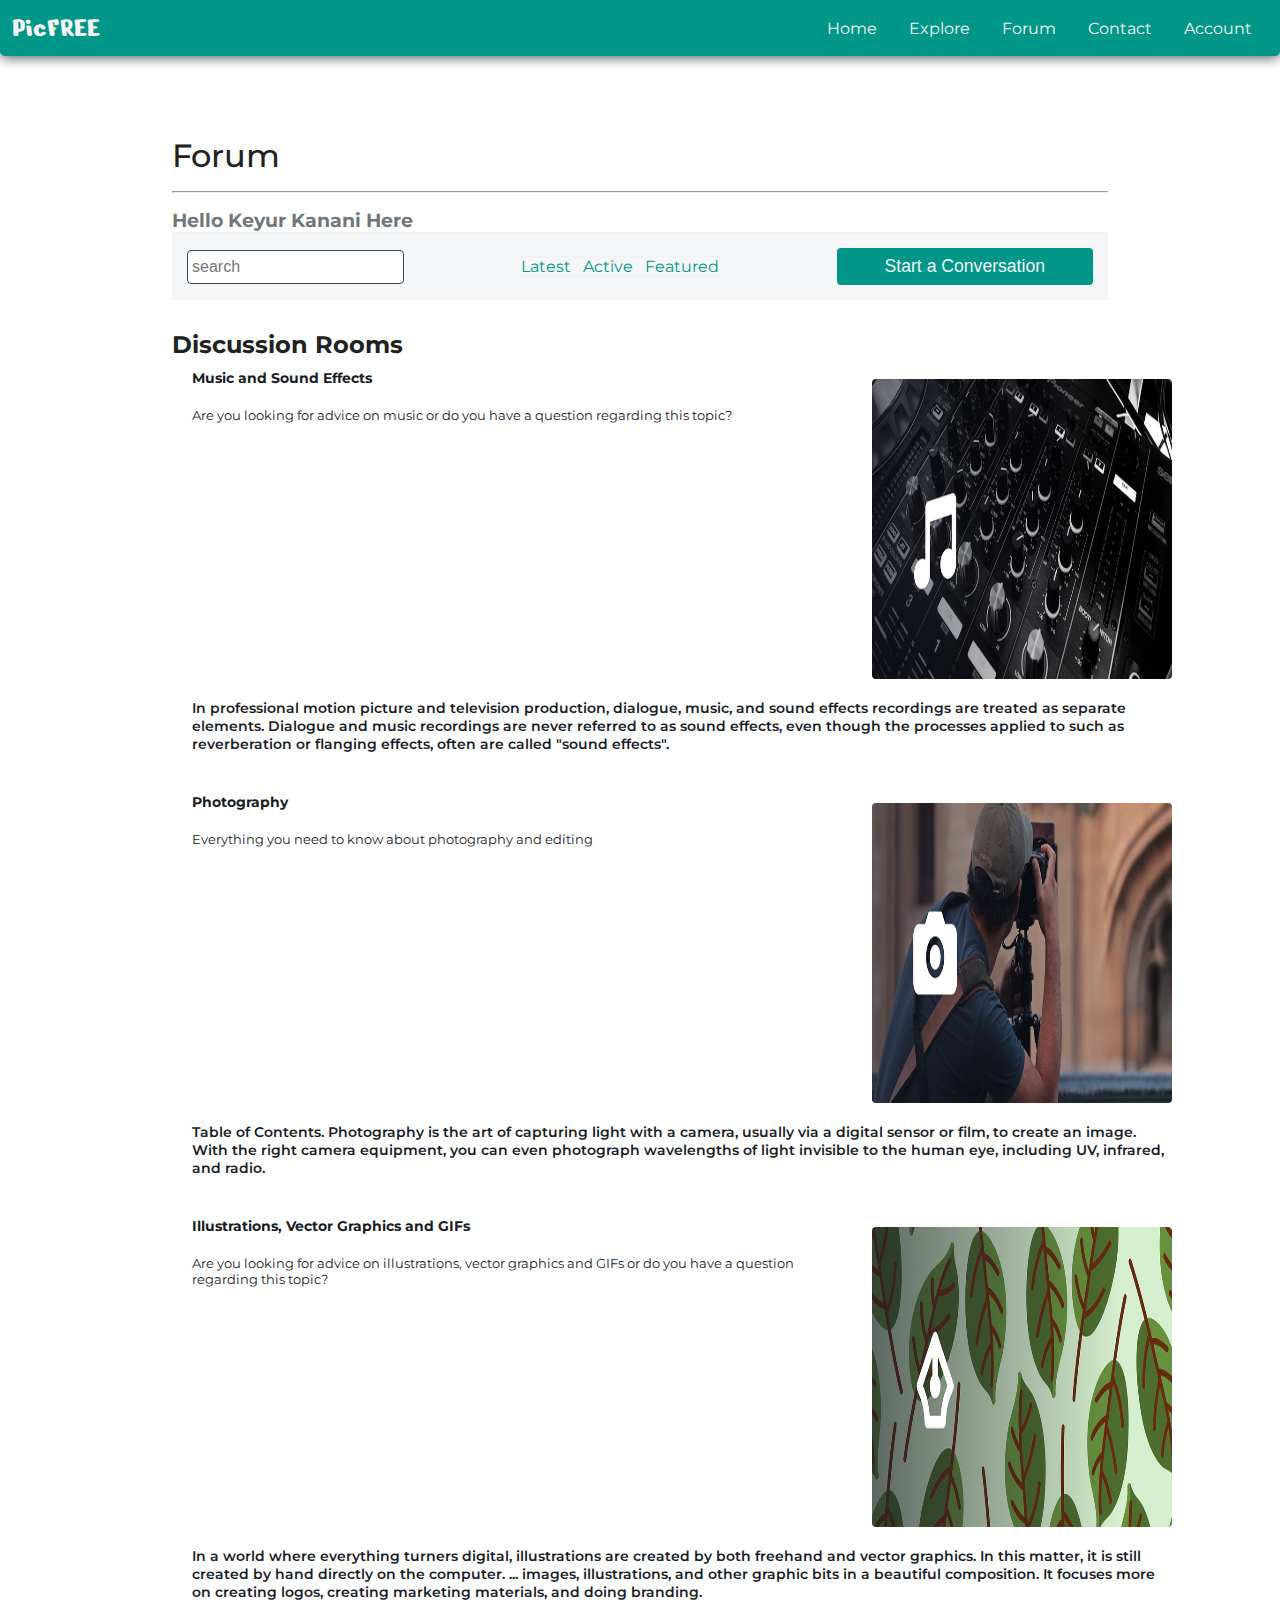
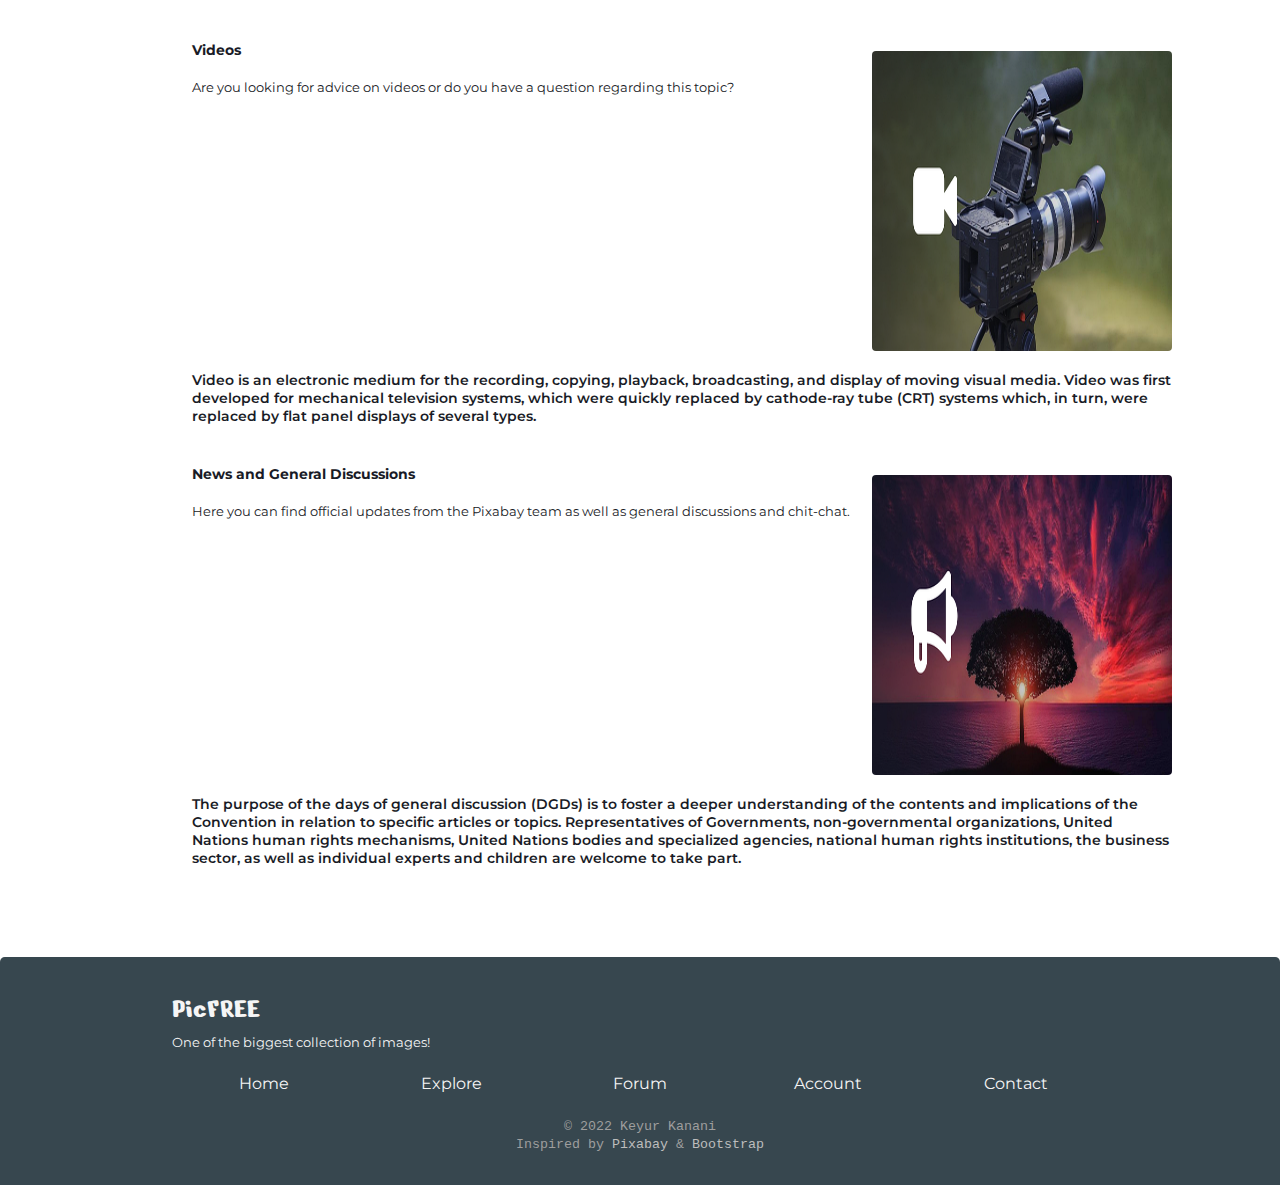
<file: forum.html>
<!--
CREATED BY: Keyur Mansukhbhai Kanani
VERSION: 0.1
-->
<!DOCTYPE html>
<html lang="en">
<head>
  <meta charset="UTF-8">
  <title>Forum - PicFree</title>
  <link rel="preconnect" href="https://fonts.googleapis.com">
  <link rel="preconnect" href="https://fonts.gstatic.com" crossorigin>
  <link href="https://fonts.googleapis.com/css2?family=Montserrat:wght@200;300;400;500;600;700;800;900&display=swap"
        rel="stylesheet">
  <link rel="stylesheet" href="./css/main.css">
</head>
<body>
<!--Navigation Bar-->
<nav class="navBar bg-primary shadow">
  <div class="container-fluid">
    <a href="index.html" class="brand-name">
      <span class="text-capitalize">pic</span><span class="text-uppercase">free</span></a>
    <div class="nav-links-list-container">
      <ul class="nav-links-list m-0 p-0">
        <li class="nav-list-item">
          <a href="index.html" class="nav-link">Home</a>
        </li>
        <li class="nav-list-item">
          <a href="explore.html" class="nav-link">Explore</a>
        </li>
        <li class="nav-list-item">
          <a href="forum.html" class="nav-link">Forum</a>
        </li>
        <li class="nav-list-item">
          <a href="contact.html" class="nav-link">Contact</a>
        </li>
        <li class="nav-list-item">
          <a href="account.html" class="nav-link">Account</a>
        </li>
      </ul>
    </div>
  </div>
</nav>
<!--Main Content-->
<main>
  <div class="container my-6">
    <h1 class="pageTittleHeading mb-4">Forum</h1>
    <hr class="mb-4">
    <h3>Hello Keyur Kanani Here</h3>

    <div class="menu-bar">
      <form class="form-search" method="get">
        <div class="search-box">
          <label><input type="text" placeholder="search" id="forumSearch" class="form-control"></label>
        </div>
      </form>
      <div class="tab">
        <a href="#" class="link-primary mr-2">Latest</a>
        <a href="#" class="link-primary mr-2">Active</a>
        <a href="#" class="link-primary">Featured</a>
      </div>
      <input type="button" value="Start a Conversation" class="btn btn-primary">
    </div>
    <div>
      <h2>Discussion Rooms</h2>
      <div class="forum-gallary">
        <a class="single-gallary" href="">
          <div class="img-gallary">
            <img class="img-single" src="images/OOKOFNq.png" alt="Image1">
            <p class="description">
              In professional motion picture and television production,
              dialogue, music, and sound effects recordings are treated as separate elements.
              Dialogue and music recordings are never referred to as sound effects,
              even though the processes applied to such as reverberation or flanging effects,
              often are called "sound effects".
            </p>
          </div>
          <p class="title-gallary">Music and Sound Effects</p>
          <p class="desc-gallary">Are you looking for advice on music or do you have a question regarding this
            topic?</p>
        </a>
      </div>
      <div class="forum-gallary">
        <a class="single-gallary" href="">
          <div class="img-gallary">
            <img class="img-single" src="images/mVWC5i9.png" alt="Image2">
            <p class="description">
              Table of Contents. Photography is the art of capturing light with a camera,
              usually via a digital sensor or film, to create an image. With the right camera equipment,
              you can even photograph wavelengths of light invisible to the human eye,
              including UV, infrared, and radio.
            </p>
          </div>
          <p class="title-gallary">Photography</p>
          <p class="desc-gallary">Everything you need to know about photography and editing</p>
        </a>
      </div>
      <div class="forum-gallary">
        <a class="single-gallary" href="">
          <div class="img-gallary">
            <img class="img-single" src="images/3sYSAHV.png" alt="Image3">
            <p class="description">
              In a world where everything turners digital, illustrations are created by both freehand and vector
              graphics.
              In this matter, it is still created by hand directly on the computer. ...
              images, illustrations, and other graphic bits in a beautiful composition.
              It focuses more on creating logos, creating marketing materials, and doing branding.
            </p>
          </div>
          <p class="title-gallary">Illustrations, Vector Graphics and GIFs</p>
          <p class="desc-gallary">Are you looking for advice on illustrations, vector graphics and GIFs or do you have a
            question regarding this topic?</p>
        </a>
      </div>
      <div class="forum-gallary">
        <a class="single-gallary" href="">
          <div class="img-gallary">
            <img class="img-single" src="images/kUKhK54.png" alt="Image4">
            <p class="description">
              Video is an electronic medium for the recording, copying, playback,
              broadcasting, and display of moving visual media. Video was first developed for mechanical television
              systems,
              which were quickly replaced by cathode-ray tube (CRT) systems which, in turn,
              were replaced by flat panel displays of several types.
            </p>
          </div>
          <p class="title-gallary">Videos</p>
          <p class="desc-gallary">Are you looking for advice on videos or do you have a question regarding this
            topic?</p>
        </a>
      </div>
      <div class="forum-gallary">
        <a class="single-gallary" href="">
          <div class="img-gallary">
            <img class="img-single" src="images/CeGczqW.png" alt="Image5">
            <p class="description">
              The purpose of the days of general discussion (DGDs) is to foster a deeper understanding
              of the contents and implications of the Convention in relation to specific articles or topics.
              Representatives of Governments, non-governmental organizations, United Nations human rights mechanisms,
              United Nations bodies and specialized agencies, national human rights institutions, the business sector,
              as well as individual experts and children are welcome to take part.
            </p>
          </div>
          <p class="title-gallary">News and General Discussions</p>
          <p class="desc-gallary">Here you can find official updates from the Pixabay team as well as general
            discussions
            and chit-chat.</p>
        </a>
      </div>
    </div>
  </div>
</main>
<!--Footer Content-->
<footer class="page-footer bg-dark">
  <div class="container">
    <div class="row gap-1 mb-5">
      <a href="index.html" class="brand-name col">
        <span class="text-capitalize">pic</span><span class="text-uppercase">free</span></a>
      <small class="col">One of the biggest collection of images!</small>
    </div>
    <div class="text-center mb-5">
      <ul class="footer-links-list m-0 p-0">
        <li><a href="index.html" class="link-light">Home</a></li>
        <li><a href="explore.html" class="link-light">Explore</a></li>
        <li><a href="forum.html" class="link-light">Forum</a></li>
        <li><a href="account.html" class="link-light">Account</a></li>
        <li><a href="contact.html" class="link-light">Contact</a></li>
      </ul>
    </div>
    <div class="text-center text-faded">
      <small>&copy; 2022 Keyur Kanani</small>
    </div>
    <div class="text-center text-faded">
      <small>Inspired by
        <a href="https://pixabay.com/" target="_blank" class="link-credits" referrerpolicy="no-referrer">Pixabay</a> &
        <a href="https://getbootstrap.com/" target="_blank" class="link-credits"
           referrerpolicy="no-referrer">Bootstrap</a>
      </small>
    </div>
  </div>
</footer>
</body>
</html>
</file>
<file: css/main.css>
@charset "UTF-8";
/*!
 * CREATED BY:
 *     - Shruti Devani
 *     - Pratharan Sai Rupak Reddy Gondi
 *     - Keyur Mansukhbhai Kanani
 *     - Harpreet Singh
 *     - Vinay Kumar Reddy Janumpally
 * INSPIRED BY: Bootstrap Library
 * VERSION: 0.1
 */

/*!
 * Project Colors & Icons
 */
:root {
  /*Colors*/
  --teal-100: rgb(178, 223, 219);
  --teal-200: rgb(128, 203, 196);
  --teal-300: rgb(77, 182, 172);
  --teal-400: rgb(38, 166, 154);
  --teal-500: rgb(0, 150, 136);
  --teal-600: rgb(0, 137, 123);
  --teal-700: rgb(0, 121, 107);
  --teal-800: rgb(0, 105, 92);
  --teal-900: rgb(0, 77, 64);
  --blue-grey-100: rgb(207, 216, 220);
  --blue-grey-200: rgb(176, 190, 197);
  --blue-grey-300: rgb(144, 164, 174);
  --blue-grey-400: rgb(120, 144, 156);
  --blue-grey-500: rgb(96, 125, 139);
  --blue-grey-600: rgb(84, 110, 122);
  --blue-grey-700: rgb(69, 90, 100);
  --blue-grey-800: rgb(55, 71, 79);
  --blue-grey-900: rgb(38, 50, 56);
  --grey-100: rgb(245, 245, 245);
  --grey-200: rgb(238, 238, 238);
  --grey-300: rgb(224, 224, 224);
  --grey-400: rgb(189, 189, 189);
  --grey-500: rgb(158, 158, 158);
  --grey-600: rgb(117, 117, 117);
  --grey-700: rgb(97, 97, 97);
  --grey-800: rgb(66, 66, 66);
  --grey-900: rgb(33, 33, 33);
  --primary-shade: var(--teal-500);
  --primary-dark-shade: var(--teal-800);
  --primary-light-shade: var(--teal-200);
  --accent-shade: var(--blue-grey-500);
  --accent-dark-shade: var(--blue-grey-800);
  --accent-light-shade: var(--blue-grey-300);
  --grey-light-shade: var(--grey-100);
  --grey-dark-shade: var(--grey-900);
  /*Icons*/
  --navbar-toggler: url("data:image/svg+xml,%3csvg xmlns='http://www.w3.org/2000/svg' viewBox='0 0 30 30'%3e%3cpath stroke='rgba%28254, 255, 255, 1%29' stroke-linecap='round' stroke-miterlimit='10' stroke-width='3.5' d='M4 7h22M4 15h22M4 23h22'/%3e%3c/svg%3e");
  --external-link: url("[data-uri]");
  --location-icon: url("[data-uri]");
  --telephone-icon: url("[data-uri]");
}

/*!
 * Project Fonts
 */
@font-face {
  font-family: "NerkoOne";
  src: url("/fonts/nerko-one/nerko-one-regular.woff") format("woff");
  src: url("/fonts/nerko-one/nerko-one-regular.ttf") format("truetype");
  font-weight: normal;
  font-style: normal;
}

/*!
 * Icon Classes
 */
.svg-icon {
  display: block;
  background-repeat: no-repeat;
  background-position: center;
  width: 0.9rem;
  height: 0.9rem;
  margin-top: 0.12rem;
}

.location-icon {
  background-image: var(--location-icon);
}

.telephone-icon {
  background-image: var(--telephone-icon);
}

/*!
 * Container Classes
 */
.container {
  max-width: 100%;
  padding-left: 0.75rem;
  padding-right: 0.75rem;
  margin-left: auto;
  margin-right: auto;
}

.container-fluid {
  display: flex;
  flex-wrap: inherit;
  justify-content: space-between;
  align-items: center;
  width: 100%;
  margin-left: auto;
  margin-right: auto;
  padding-left: 0.75rem;
  padding-right: 0.75rem;
}

/*!
 * Margin Classes
 */
.mx-auto {
  margin-left: auto;
  margin-right: auto;
}

.my-auto {
  margin-top: auto;
  margin-bottom: auto;
}

.m-0 {
  margin: 0;
}

.m-1 {
  margin: 0.25rem;
}

.m-2 {
  margin: 0.5rem;
}

.m-3 {
  margin: 0.75rem;
}

.m-4 {
  margin: 1rem;
}

.m-5 {
  margin: 1.5rem;
}

.m-6 {
  margin: 5rem;
}

.mx-0 {
  margin-left: 0;
  margin-right: 0;
}

.mx-1 {
  margin-left: 0.25rem;
  margin-right: 0.25rem;
}

.mx-2 {
  margin-left: 0.5rem;
  margin-right: 0.5rem;
}

.mx-3 {
  margin-left: 0.75rem;
  margin-right: 0.75rem;
}

.mx-4 {
  margin-left: 1rem;
  margin-right: 1rem;
}

.mx-5 {
  margin-left: 1.5rem;
  margin-right: 1.5rem;
}

.mx-6 {
  margin-left: 5rem;
  margin-right: 5rem;
}

.my-0 {
  margin-top: 0;
  margin-bottom: 0;
}

.my-1 {
  margin-top: 0.25rem;
  margin-bottom: 0.25rem;
}

.my-2 {
  margin-top: 0.5rem;
  margin-bottom: 0.5rem;
}

.my-3 {
  margin-top: 0.75rem;
  margin-bottom: 0.75rem;
}

.my-4 {
  margin-top: 1rem;
  margin-bottom: 1rem;
}

.my-5 {
  margin-top: 1.5rem;
  margin-bottom: 1.5rem;
}

.my-6 {
  margin-top: 5rem;
  margin-bottom: 5rem;
}

.my-0 {
  margin-top: 0;
  margin-bottom: 0;
}

.my-1 {
  margin-top: 0.25rem;
  margin-bottom: 0.25rem;
}

.my-2 {
  margin-top: 0.5rem;
  margin-bottom: 0.5rem;
}

.my-3 {
  margin-top: 0.75rem;
  margin-bottom: 0.75rem;
}

.my-4 {
  margin-top: 1rem;
  margin-bottom: 1rem;
}

.my-5 {
  margin-top: 1.5rem;
  margin-bottom: 1.5rem;
}

.my-6 {
  margin-top: 5rem;
  margin-bottom: 5rem;
}

.mt-0 {
  margin-top: 0;
}

.mt-1 {
  margin-top: 0.25rem;
}

.mt-2 {
  margin-top: 0.5rem;
}

.mt-3 {
  margin-top: 0.75rem;
}

.mt-4 {
  margin-top: 1rem;
}

.mt-5 {
  margin-top: 1.5rem;
}

.mt-6 {
  margin-top: 5rem;
}

.mb-0 {
  margin-bottom: 0;
}

.mb-1 {
  margin-bottom: 0.25rem;
}

.mb-2 {
  margin-bottom: 0.5rem;
}

.mb-3 {
  margin-bottom: 0.75rem;
}

.mb-4 {
  margin-bottom: 1rem;
}

.mb-5 {
  margin-bottom: 1.5rem;
}

.mb-6 {
  margin-bottom: 5rem;
}

.ml-0 {
  margin-left: 0;
}

.ml-1 {
  margin-left: 0.25rem;
}

.ml-2 {
  margin-left: 0.5rem;
}

.ml-3 {
  margin-left: 0.75rem;
}

.ml-4 {
  margin-left: 1rem;
}

.ml-5 {
  margin-left: 1.5rem;
}

.ml-6 {
  margin-left: 5rem;
}

.mr-0 {
  margin-right: 0;
}

.mr-1 {
  margin-right: 0.25rem;
}

.mr-2 {
  margin-right: 0.5rem;
}

.mr-3 {
  margin-right: 0.75rem;
}

.mr-4 {
  margin-right: 1rem;
}

.mr-5 {
  margin-right: 1.5rem;
}

.mr-6 {
  margin-right: 5rem;
}

/*!
 * Padding Classes
 */
.p-0 {
  padding: 0;
}

.p-1 {
  padding: 0.25rem;
}

.p-2 {
  padding: 0.5rem;
}

.p-3 {
  padding: 0.75rem;
}

.p-4 {
  padding: 1rem;
}

.p-5 {
  padding: 1.5rem;
}

.p-6 {
  padding: 5rem;
}

.px-0 {
  padding-left: 0;
  padding-right: 0;
}

.px-1 {
  padding-left: 0.25rem;
  padding-right: 0.25rem;
}

.px-2 {
  padding-left: 0.5rem;
  padding-right: 0.5rem;
}

.px-3 {
  padding-left: 0.75rem;
  padding-right: 0.75rem;
}

.px-4 {
  padding-left: 1rem;
  padding-right: 1rem;
}

.px-5 {
  padding-left: 1.5rem;
  padding-right: 1.5rem;
}

.px-6 {
  padding-left: 5rem;
  padding-right: 5rem;
}

.py-0 {
  padding-top: 0;
  padding-bottom: 0;
}

.py-1 {
  padding-top: 0.25rem;
  padding-bottom: 0.25rem;
}

.py-2 {
  padding-top: 0.5rem;
  padding-bottom: 0.5rem;
}

.py-3 {
  padding-top: 0.75rem;
  padding-bottom: 0.75rem;
}

.py-4 {
  padding-top: 1rem;
  padding-bottom: 1rem;
}

.py-5 {
  padding-top: 1.5rem;
  padding-bottom: 1.5rem;
}

.py-6 {
  padding-top: 5rem;
  padding-bottom: 5rem;
}

.pt-0 {
  padding-top: 0;
}

.pt-1 {
  padding-top: 0.25rem;
}

.pt-2 {
  padding-top: 0.5rem;
}

.pt-3 {
  padding-top: 0.75rem;
}

.pt-4 {
  padding-top: 1rem;
}

.pt-5 {
  padding-top: 1.5rem;
}

.pt-6 {
  padding-top: 5rem;
}

.pb-0 {
  margin-bottom: 0;
}

.pb-1 {
  padding-bottom: 0.25rem;
}

.pb-2 {
  padding-bottom: 0.5rem;
}

.pb-3 {
  padding-bottom: 0.75rem;
}

.pb-4 {
  padding-bottom: 1rem;
}

.pb-5 {
  padding-bottom: 1.5rem;
}

.pb-6 {
  padding-bottom: 5rem;
}

.pl-0 {
  padding-left: 0;
}

.pl-1 {
  padding-left: 0.25rem;
}

.pl-2 {
  padding-left: 0.5rem;
}

.pl-3 {
  padding-left: 0.75rem;
}

.pl-4 {
  padding-left: 1rem;
}

.pl-5 {
  padding-left: 1.5rem;
}

.pl-6 {
  padding-left: 5rem;
}

.pr-0 {
  padding-right: 0;
}

.pr-1 {
  padding-right: 0.25rem;
}

.pr-2 {
  padding-right: 0.5rem;
}

.pr-3 {
  padding-right: 0.75rem;
}

.pr-4 {
  padding-right: 1rem;
}

.pr-5 {
  padding-right: 1.5rem;
}

.pr-6 {
  padding-right: 5rem;
}

/*!
 * Width Classes
 */
.w-100 {
  width: 100%;
}

.w-75 {
  width: 75%;
}

.w-50 {
  width: 50%;
}

.w-25 {
  width: 25%;
}

/*!
 * Font Classes
 */
.fs-1 {
  font-size: 1rem;
}

.fs-2 {
  font-size: 1.5rem;
}

.fs-3 {
  font-size: 2rem;
}

.fs-4 {
  font-size: 2.5rem;
}

.fs-5 {
  font-size: 3rem;
}

/*!
 * Font Weight Classes
 */
.fw-1 {
  font-weight: 100;
}

.fw-2 {
  font-weight: 300;
}

.fw-3 {
  font-weight: 500;
}

.fw-4 {
  font-weight: 700;
}

.fw-5 {
  font-weight: 900;
}

/*!
 * Line Height Classes
 */
.lh-1 {
  line-height: 1;
}

.lh-2 {
  line-height: 1.2;
}

.lh-3 {
  line-height: 1.5;
}

.lh-4 {
  line-height: 2;
}

.lh-5 {
  line-height: 2.5;
}

/*!
 * Grid & Flexbox Classes
 */
.d-block {
  display: block;
}

.d-flex {
  display: flex;
}

.flex-direction-col {
  flex-direction: column;
}

.d-grid {
  display: flex;
}

/*!
 * Grid Gap Classes
 */
.gap-1 {
  grid-gap: 0.25rem;
}

.gap-2 {
  grid-gap: 0.5rem;
}

.gap-3 {
  grid-gap: 1rem;
}

.gap-4 {
  grid-gap: 1.5rem;
}

.gap-5 {
  grid-gap: 3rem;
}

/*!
 * Row & Column Classes
 */
.row {
  display: flex;
  flex-wrap: wrap;
  width: 100%;
}

.col {
  flex: 0 0 auto;
  width: 100%;
}

.col > img {
  flex: 33%;
  max-width: 33%;
}

.col-2 {
  flex: 50%;
  max-width: 50%;
  border-style: ridge;
  border-radius: 20px;
  column-gap: 30px;
}

/*!
 * Text Classes
 */
.text-primary {
  color: var(--primary-shade);
}

.text-primary-dark {
  color: var(--primary-dark-shade);
}

.text-primary-light {
  color: var(--primary-light-shade);
}

.text-accent {
  color: var(--accent-dark-shade);
}

.text-light {
  color: var(--grey-light-shade);
}

.text-dark {
  color: var(--grey-dark-shade);
}

.text-faded {
  font-family: monospace;
  color: var(--grey-500);
}

.text-center {
  text-align: center;
}

.text-decoration-none {
  text-decoration: none;
}

.text-uppercase {
  text-transform: uppercase;
}

.text-lowercase {
  text-transform: lowercase;
}

.text-capitalize {
  text-transform: capitalize;
}

/*!
 * Background Classes
 */
.bg-primary {
  background-color: var(--primary-shade);
}

.bg-primary-dark {
  background-color: var(--primary-dark-shade);
}

.bg-primary-light {
  background-color: var(--primary-light-shade);
}

.bg-dark {
  background-color: var(--accent-dark-shade);
}

.bg-light {
  background-color: var(--grey-light-shade);
}

/*!
 * Link Classes
 */
.link-primary,
.link-primary:visited {
  color: var(--primary-shade);
}

.link-primary:hover,
.link-primary:active {
  color: var(--primary-light-shade);
}

.link-accent,
.link-accent:visited {
  color: var(--accent-dark-shade);
}

.link-accent:hover,
.link-accent:active {
  color: var(--accent-light-shade);
}

.link-dark,
.link-dark:visited {
  color: var(--grey-dark-shade);
}

.link-dark:hover,
.link-dark:active {
  color: var(--primary-shade);
}

.link-light,
.link-light:visited {
  color: var(--grey-light-shade);
}

.link-light:hover,
.link-light:active {
  color: var(--grey-400);
}

.link-credits,
.link-credits:visited {
  color: var(--grey-400);
}

.link-credits:hover,
.link-credits:active {
  color: var(--grey-500);
}

/*!
 * Form Classes
 */
.form-label {
  display: block;
  margin-bottom: 0.25rem;
}

.form-control {
  display: block;
  min-width: 100%;
  border-radius: 0.25rem;
  font-size: 1rem;
  line-height: 1.5;
  margin: 0;
  padding: 0.25rem;
  appearance: none;
  -moz-appearance: none;
  -webkit-appearance: none;
  border: 0.1rem solid var(--accent-dark-shade);
}

.form-control:hover {
  outline: none;
  border-color: var(--primary-light-shade);
  box-shadow: 0 0 0 0.18rem var(--primary-light-shade);
}

.form-control:focus {
  outline: none;
  border-color: var(--primary-shade);
  box-shadow: 0 0 0 0.18rem var(--primary-shade);
}

.textarea-form-control {
  resize: vertical;
}

/*!
 * Button Classes
 */
.btn {
  margin: 0;
  padding: 0.5rem 1.5rem;
  font-size: 1.1rem;
  border-radius: 0.25rem;
  cursor: pointer;
  text-align: center;
  border: none;
}

.btn-primary {
  background-color: var(--primary-shade);
  color: var(--grey-light-shade);
  border: none;
}

.btn-primary:hover,
.btn-primary:active {
  background-color: var(--primary-dark-shade);
  box-shadow: 0 0 0 0.15rem var(--primary-light-shade);
}

.btn-accent {
  background-color: var(--accent-dark-shade);
  color: var(--grey-light-shade);
}

.btn-accent:hover,
.btn-accent:active {
  background-color: var(--accent-shade);
  box-shadow: 0 0 0 0.15rem var(--accent-light-shade);
}

/*!
 * List Classes
 */
.list-style-none {
  list-style-type: none;
}

.list-style-circle {
  list-style-type: circle;
}

.list-style-link {
  list-style-image: var(--external-link);
}

.list-bullet {
  font-size: 1.5rem;
}

/*!
 * Mobile/Default Styles
 */
*,
*::before,
*::after {
  box-sizing: border-box;
}

html,
body {
  font-family: 'Montserrat', sans-serif;
  font-size: 1rem;
  color: var(--grey-dark-shade);
  margin: 0;
  padding: 0;
  scroll-behavior: smooth !important;
}

h1,
h2,
h3,
h4,
h5,
h6 {
  margin: 0;
  padding: 0;
}

h3 {
  color: #71767a;
}

.showmore {
  font-weight: 600;
  font-size: 14px;
  margin-top: 25px;
  margin-right: 10px;
  color: #191b26;
  float: right;
}

.show-more {
  display: flex;
  align-items: center;
  justify-content: center;
}

.forum-gallary {
  display: flex;
  margin: 0 -20px 20px 0;
  flex-wrap: wrap;
}

.single-gallary {
  flex: 1;
  margin: 0 20px 10px 0;
  min-width: 1000px;
  color: #191b26;
  border-radius: 10px;
}

.img-gallary {
  max-width: 2000px;
}

.forum-gallary {
  max-width: 2000px;
}

.title-gallary {
  font-weight: bold;
  font-size: 14px;
  margin: 10px 0 0 20px;
}

.desc-gallary {
  font-size: 13px;
  margin: 20px 0 0 20px;
}

.description {
  float: left;
  font-weight: 600;
  font-size: 14px;
  margin: 20px 0 0 20px;
  color: #191b26;
}

.img-single {
  width: 30%;
  height: 300px;
  margin: 20px 0 0 20px;
  background: center;
  background-size: cover;
  border-radius: 4px;
  max-width: 1500px;
  float: right;
}

.menu-bar {
  border-top: 1px solid #f0f1f4;
  background: #f5f6f7;
  padding: 15px;
  margin: 0 0 30px;
  display: flex;
  align-items: center;
  justify-content: space-between;
}

.form-search {
  letter-spacing: -.31em;
  text-rendering: optimizespeed;
  font-family: Helvetica, Arial, sans-serif;
  display: -webkit-flex;
  flex-wrap: wrap;
  align-content: flex-start;
}

.search-box {
  position: relative;
  width: 100%;
  max-width: 300px;
}

.tab {
  /* margin: 1% 1% 1% 1%; */
  list-style-type: none;
  padding: 0;
  margin: 0;
  border: 1px solid #f0f1f4;
  border-left: 0;
  border-right: 0;
  text-align: center;
}

#search {
  /* margin: 2% 1% 2% 1%;  */
  padding: 0.5em 0.6em;
  display: inline-block;
  border: 1px solid #ccc;
  box-shadow: inset 0 1px 3px #ddd;
  border-radius: 4px;
  vertical-align: middle;
  box-sizing: border-box;
}

a {
  text-decoration: none;
  color: #71767a;
}

#BtnConversation {
  padding: 8px 17px;
  font-size: 13px;
  color: #fff !important;
  background-color: #02be6e !important;
  text-decoration: none !important;
  border-radius: 50px !important;
  display: inline-block;
  line-height: normal;
  white-space: nowrap;
  vertical-align: middle;
  text-align: center;
  cursor: pointer;
  user-select: none;
  box-sizing: border-box;
  font-family: inherit;
  border: 0 transparent;
}

.brand-name {
  font-family: "NerkoOne", sans-serif;
  color: var(--grey-light-shade);
  text-decoration: none;
  text-transform: uppercase;
  font-size: 1.8rem;
  line-height: 1.4;
  margin-left: auto;
  margin-right: auto;
}

.brand-name:hover,
.brand-name:active {
  text-shadow: 0.1rem 0.1rem 0.5rem var(--accent-dark-shade);
}

.shadow {
  box-shadow: 0 0.0625rem 0.8rem var(--accent-dark-shade) !important;
}

.navBar {
  position: relative;
  display: flex;
  flex-wrap: wrap;
  justify-content: space-between;
  align-items: center;
  padding: 0.5rem 0;
  border-radius: 0 0 0.3rem 0.3rem;
}

.navbar-toggler {
  line-height: 1;
  background-color: transparent;
  border: none;
}

.navbar-toggler-icon {
  display: inline-block;
  width: 1.5em;
  height: 1.5em;
  vertical-align: middle;
  background-image: var(--navbar-toggler);
  background-repeat: no-repeat;
  background-position: center;
  background-size: 100%;
}

.nav-links-list-container {
  width: 100%;
}

.nav-links-list {
  display: flex;
  flex-direction: column;
  padding-left: 0;
  margin-bottom: 0;
  list-style: none;
  width: 100%;
}

.nav-links-list .nav-list-item {
  padding: 0.5rem 1rem;
  margin: 0 auto;
  width: 100%;
  text-align: center;
  cursor: pointer;
  border-bottom: 1px solid var(--grey-light-shade);
}

.nav-links-list .nav-list-item:last-child {
  border-bottom: none;
}

.nav-links-list .nav-list-item a {
  color: var(--grey-light-shade);
}

.nav-links-list .nav-list-item:hover {
  font-weight: 600;
  background-color: var(--primary-dark-shade);
  border-radius: 0.3rem;
}

.pageTittleHeading {
  font-family: 'Montserrat', sans-serif;
  font-weight: 500;
}

.icon-text-cols {
  display: grid;
  grid-template-columns: 2rem auto;
}

.page-footer {
  width: 100%;
  padding: 2rem 0;
  color: var(--grey-light-shade);
  border-radius: 0.3rem 0.3rem 0 0;
}

.footer-links-list {
  display: grid;
  grid-template-columns: 1fr 1fr 1fr;
  gap: 0.3rem;
  list-style: none;
  text-align: center;
  justify-content: center;
  align-items: center;
}

/*!
 * Tablet Styles
 */
@media (min-width: 768px) {
  .container {
    max-width: 720px !important;
  }

  .nav-links-list {
    flex-direction: row;
    padding: 0;
    margin: 0;
  }

  .nav-links-list .nav-list-item {
    border-bottom: none;
  }

  .footer-links-list {
    grid-template-columns: 1fr 1fr 1fr 1fr 1fr;
  }
}


/*!
 * Desktop Styles
 */
@media (min-width: 992px) {
  .container {
    max-width: 960px !important;
  }

  .row {
    justify-content: space-between;
  }

  .col-lg {
    flex: 0 0 auto;
    width: 49%;
  }

  .col-pwd {
    /* flex: 0 0 auto; */
    width: 49%;
  }

  .brand-name {
    margin: 0;
  }

  .nav-links-list-container {
    width: auto;
  }

  .nav-links-list .nav-list-item {
    width: fit-content;
  }

  .btn {
    padding: 0.5rem 3rem;
  }
}

/* shruti css */
.wrapper {
  width: 65%;
  margin: auto auto;
  box-shadow: 0 -5px 15px 1px grey;
  border-radius: 0.4rem;
}

.landing {
  display: flex;
  flex-direction: row;
}

.landing-text {
  padding: 200px 50px 150px 50px;
  background-color: whitesmoke;
}

.landing-text h1 {
  text-align: center;
  font-size: 40px;
  font-family: monospace;
  margin-bottom: -10px;
}

.landing-text h2 {
  color: gray;
  font-weight: 0;
  font-size: 18px;
  text-align: center;
  padding-bottom: 40px;
  padding-top: 30px;
  text-decoration: none;
}

.landing-text a {
  text-decoration: none;
  border: 1px solid grey;
  color: grey;
  background-color: whitesmoke;
  border-radius: 25px;
  padding: 15px 30px;
  margin-left: 60px;
}

.landing-text a:hover {
  background-color: beige;
}

.img1 img {
  margin-bottom: -5px;
  height: 650px;
  width: 510px;

}

#header1 {
  font-family: 'Franklin Gothic Medium', 'Arial Narrow', Arial, sans-serif;
  background-color: #009688;
  color: white;
  height: 60px;
  /* width: auto; */
  padding: 15px 395px;
  letter-spacing: 1px;
}

#header1 h3 {
  padding-left: 90px;
}


.photo img {
  width: 1000px;
  padding-left: 30px;
  padding-top: 20px;
}

.text1 {
  padding-top: 25px;
  text-align: center;
  font-weight: bold;
  font-family: Arial, Helvetica, sans-serif;
  height: 120px;
}

/* ====== media query===== */


@media screen and (max-width: 820px) {
  .wrapper {
    width: 870px;
    margin-left: auto;
    height: auto;
  }

  .landing {
    width: 870px;
    height: auto;
    display: flex;
    flex-direction: column;
    margin-right: 0;
  }

  .landing-text h1 {
    width: 820px;
    text-align: center;
    font-size: 50px;
  }

  .landing-text h2 {
    text-align: center;
    font-size: 25px;
  }

  .landing-text a {
    margin-left: 320px;
  }

  .img1 img {
    width: 870px;
    height: auto;
  }

  #header1 {
    width: 820px;
    text-align: center;
    padding: 10px 0 10px 50px;
  }

  .photo img {
    width: 870px;
    height: auto;
  }

  .text1 {
    width: 820px;
  }
}


@media screen and (max-width: 500px) {
  .wrapper {
    margin-left: auto;
    width: 485px;
  }

  .landing {
    /* margin-left: 100px; */
    width: 485px;
    height: auto;
    display: flex;
    flex-direction: column;
  }

  .landing-text h1 {
    margin-left: -35px;
    width: 485px;
    height: auto;
    font-size: 30px;
    text-align: center;
  }

  .landing-text h2 {
    margin-left: 18px;
    height: auto;
    font-size: 25px;
    text-align: center;
  }

  .landing-text a {
    margin-left: 120px;
  }

  .img1 img {
    width: 485px;
    height: auto;
  }

  #header1 {
    width: 485px;
    text-align: center;
    padding: 10px 0 10px 0;
  }

  .photo img {
    width: 485px;
  }

  .text1 {
    width: 485px;

  }
}
</file>
